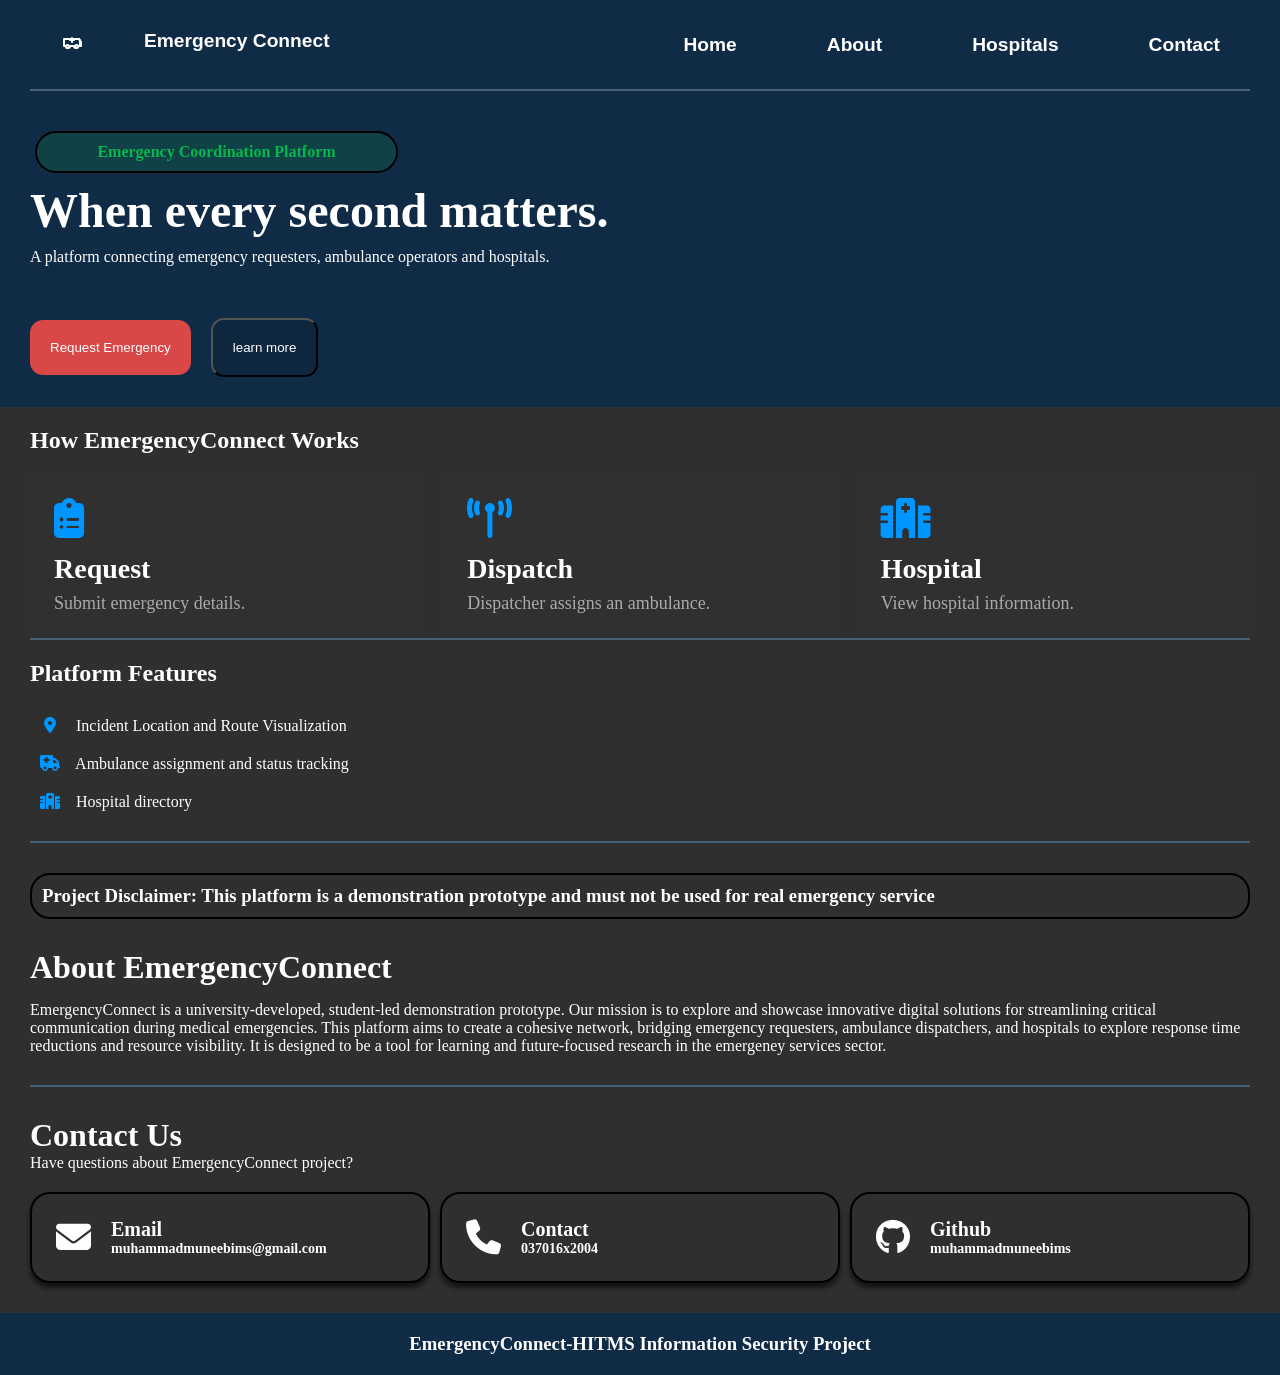
<file: index.html>
<!DOCTYPE html>
<html lang="en">
<head>
    <meta charset="UTF-8">
    <meta name="viewport" content="width=device-width, initial-scale=1.0">
    <title>EmergencyConnect</title>
    <link rel="stylesheet" href="style.css">
    <link rel="stylesheet" href="https://cdnjs.cloudflare.com/ajax/libs/font-awesome/6.4.0/css/all.min.css">
</head>
<body>
    <header id="Home">
       <div class="container">
        <div class="brand">
            <div class="items logo"> <svg class="ambulance-icon" xmlns="http://www.w3.org/2000/svg" viewBox="0 0 24 24" width="24" height="24" fill="none" stroke="currentColor" stroke-width="2" stroke-linecap="round" stroke-linejoin="round">
                        <path d="M10 10h4M12 8v4"></path>
                        <path d="M4 16h2a2 2 0 1 0 4 0h4a2 2 0 1 0 4 0h2v-5a2 2 0 0 0-2-2H4z"></path>
                        <circle cx="7.5" cy="16.5" r="1.5"></circle>
                        <circle cx="16.5" cy="16.5" r="1.5"></circle>
                        <path d="M16 9h3l2 3v4h-1"></path>
                    </svg></div>
            <div class="items title">Emergency Connect</div>
        </div>
        <div class="items nav-links">
            <a href="#Home">Home</a>
            <a href="#About">About</a>
            <a href="hospital.html">Hospitals</a>
            <a href="#Contact">Contact</a>
        </div>
       </div>
       <!-- nav bar ends -->
        <div class="line"></div>
        <div class="badge">
            <h4>Emergency Coordination Platform</h4>
        </div>
        <div class="line1">
            <h1>When every second matters.</h1>
        </div>
        <p>
            A platform connecting emergency requesters, ambulance operators and hospitals.
        </p>
        <div class="Actions">
            <a href="request.html" class="bat">
                <button class="Request" >Request Emergency</button>
            </a>
            <a href="#About" class="bat">
                <button class="learn">learn more</button></a>
        </div>
    </header>
    <main>
        <div><h2>How EmergencyConnect Works</h2></div>
        
        <div class="cards">
            <a href="request.html" class="card" id="RequestForm">
                <div>
                    <i class="fa-solid fa-clipboard-list feature-icon"></i>
                </div>
                <h3>Request</h3>
                <p>Submit emergency details.</p>
            </a>
            <div class="card">
                <div >
                    <i class="fa-solid fa-tower-broadcast feature-icon"></i>
                </div>
                <h3>Dispatch</h3>
                <p>Dispatcher assigns an ambulance.</p>
            </div>
            <a href="hospital.html" class="card">
                <div>
                    <i class="fa-solid fa-hospital feature-icon"></i>
                </div>
                <h3>Hospital</h3>
                <p>View hospital information.</p>
            </a>
        </div>
        <div class="line"></div>
        <h2>Platform Features</h2>
        <div class="features">
            <div class="feature">
                <i class="fa-solid fa-location-dot"></i>
                Incident Location and Route Visualization</div>
            <div class="feature">
                <i class="fa-solid fa-truck-medical"></i>
                Ambulance assignment and status tracking</div>
            <div class="feature">
                <i class="fa-solid fa-hospital"></i>
                Hospital directory
            </div>
        </div>
        <div class="line"></div>
        <div class="disclaimer">
            <h3>
            Project Disclaimer: This platform is a 
            demonstration prototype and must not be used 
            for real emergency service</h3>
        </div>
        <!-- <div class="line"></div> -->
        <!-- about -->
        <div id="About">
            <h1>About EmergencyConnect</h1>
            <p>EmergencyConnect is a university-developed, student-led demonstration prototype. Our mission is to explore and showcase innovative digital solutions for streamlining critical
communication during medical emergencies. This platform aims to create a cohesive network, bridging emergency requesters, ambulance dispatchers, and hospitals to explore
response time reductions and resource visibility. It is designed to be a tool for learning and future-focused research in the emergeney services sector.</p>
        </div>
        <div class="line"></div>
        <div id="Contact">
            <h1>Contact Us</h1>
            <p>Have questions about EmergencyConnect project?</p>
            <div class="sources">
                <a href="https://www.linkedin.com/in/muneebims" class="source">
                    <div class="1"><i class="fa-solid fa-envelope"></i></div>
                    <div><h4>Email</h4><h6>muhammadmuneebims@gmail.com</h6></div>
                   
                </a>
                <div class="source">
                    <div class="1"><i class="fa-solid fa-phone"></i></div>
                    <div><h4>Contact</h4><h6>037016x2004</h6></div>
                </div>
                <a href="https://github.com/muneebims/EmergencyConnect" class="source">
                    <div class="1"><i class="fa-brands fa-github"></i></div>
                    <div><h4>Github</h4><h6>muhammadmuneebims</h6></div>
                </a>
            </div>
        </div>
    </main>
    <div class="end">
        <h3>EmergencyConnect-HITMS Information Security Project</h3>
    </div>
</body>
</html>
</file>
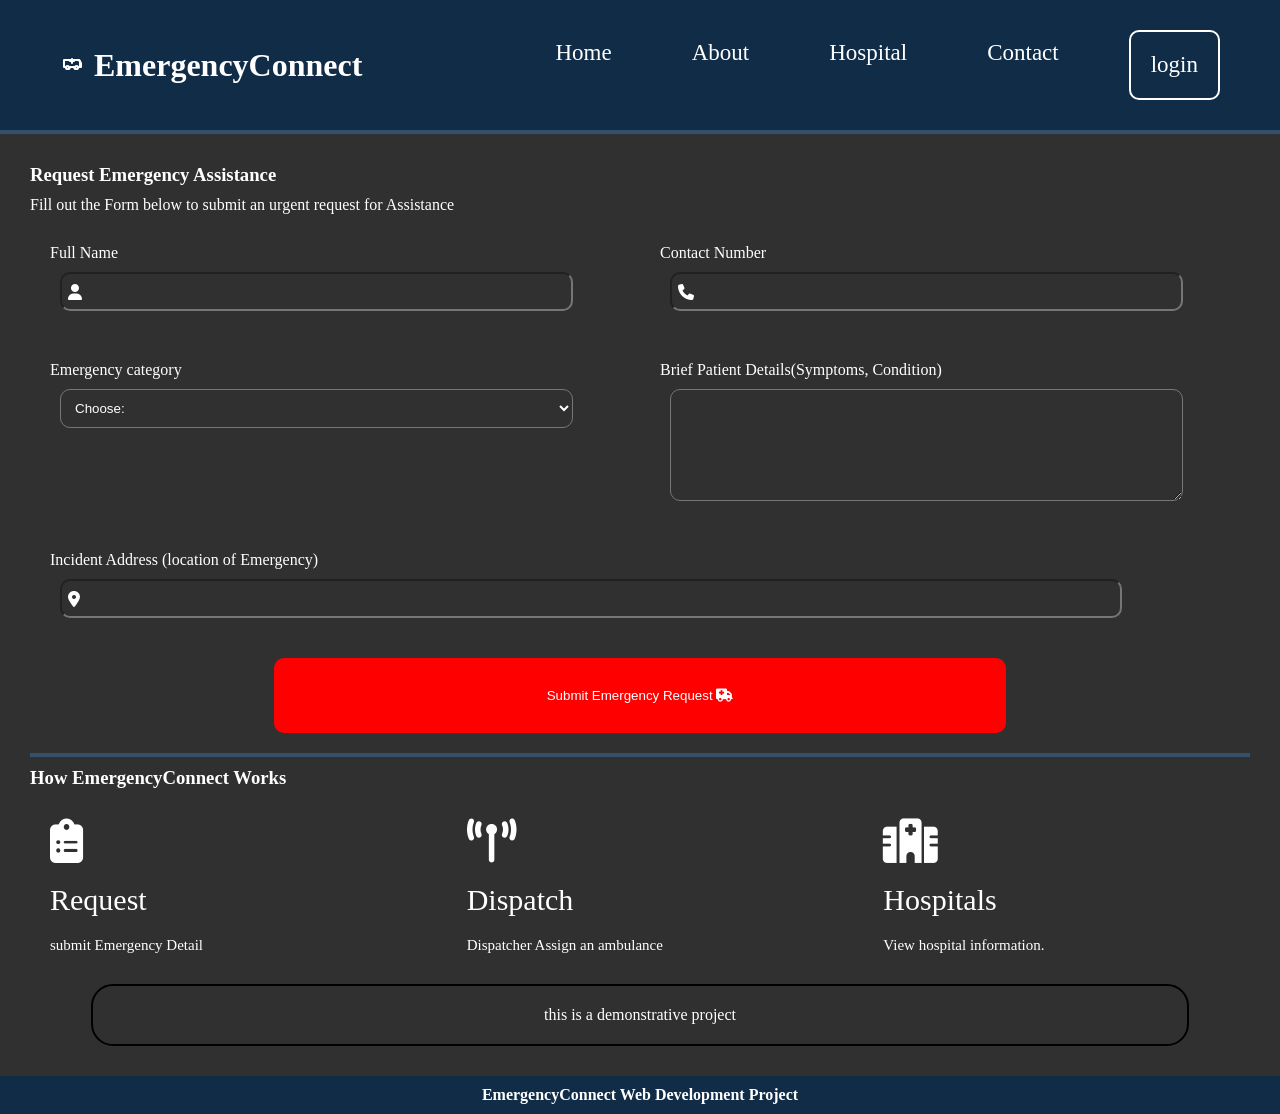
<file: request.html>
<!DOCTYPE html>
<html lang="en">
<head>
    <meta charset="UTF-8">
    <meta name="viewport" content="width=device-width, initial-scale=1.0">
    <title>Request Form</title>
    <link rel="stylesheet" href="request.css">
     <link rel="stylesheet" href="https://cdnjs.cloudflare.com/ajax/libs/font-awesome/6.4.0/css/all.min.css">
</head>
<body>
    <header>
        <div class="item brand">
            <div class="logo">
                <svg class="ambulance-icon" xmlns="http://www.w3.org/2000/svg" viewBox="0 0 24 24" width="24" height="24" fill="none" stroke="currentColor" stroke-width="2" stroke-linecap="round" stroke-linejoin="round">
                        <path d="M10 10h4M12 8v4"></path>
                        <path d="M4 16h2a2 2 0 1 0 4 0h4a2 2 0 1 0 4 0h2v-5a2 2 0 0 0-2-2H4z"></path>
                        <circle cx="7.5" cy="16.5" r="1.5"></circle>
                        <circle cx="16.5" cy="16.5" r="1.5"></circle>
                        <path d="M16 9h3l2 3v4h-1"></path>
                    </svg>
            </div>
            <div class="title"><h1>EmergencyConnect</h1></div>
        </div>
        <div class="item nav">
            <nav>
                <a href="index.html">Home</a>
                <a href="index.html#About">About</a>
                <a href="hospital.html">Hospital</a>
                <a href="index.html#Contact">Contact</a>
                <a href="#login" id="login">login</a>
            </nav>
        </div>
    </header>
    <div class="line"></div>
    <main>
        <h3>Request Emergency Assistance</h3>
        <p>Fill out the Form below to submit an urgent request for 
            Assistance
        </p>
        <form action="/submit" method="post">
            <div class="box name">
                <label for="name">Full Name</label>
                <div class="input-container">
                <i class="fa-solid fa-user"></i>
                <input type="text" id="name" name="Name" required></div>
            </div>
            <div class="box number">
                <label for="number">Contact Number</label>
                <div class="input-container">
                    <i class="fa-solid fa-phone"></i>
                    <input name="number" type="tel" id="number" required>
                </div>
            </div>
            <div class="box category">
                <label for="category">Emergency category</label>
                <select name="category" id="category" required>
                    <option value="none" >Choose:</option>
                    <option value="Road accident">Road Accident</option>
                    <option value="heart attack">heart attack</option>
                    <option value="Medical Emergency">Medical Emergency</option>
                </select>
            </div>
            <div class="box detail">
                <label for="detail">Brief Patient Details(Symptoms, Condition)</label>
                <textarea rows="6" name="detail" id="detail"></textarea>
            </div>
            <div class="box address">
                <label for="address">Incident Address (location of Emergency)</label>
                <div class="input-container">
                <i class="fa-solid fa-location-dot"></i>
                <input type="text" id="address" name="location" required>
                </div>
            </div>
            <div class="submit">
                <button type="submit">
                    Submit Emergency Request
                    <i class="fa-solid fa-truck-medical"></i>
                </button>
            </div>
        </form>
        <div class="line"></div>
        <h3>How EmergencyConnect Works</h3>
        <div class="cards">
            <div class="card">
                <div class="item"><i class="fa-solid fa-clipboard-list feature-icon"></i></div>
                <div class="item title">Request</div>
                <div class="item para">submit Emergency Detail</div>
            </div>
            <div class="card">
                <div class="item"><i class="fa-solid fa-tower-broadcast feature-icon"></i></div>
                <div class="item title">Dispatch</div>
                <div class="item para">Dispatcher Assign an ambulance</div>
            </div>
            <div class="card">
                <div class="item"> <i class="fa-solid fa-hospital feature-icon"></i></div>
                <div class="item title">Hospitals</div>
                <div class="item para">View hospital information.</div>
            </div>
        </div>
        <div class="disclaimer">
            <div class="m">this is a demonstrative project</div>
        </div>
    </main>
    <footer>
        <h4>EmergencyConnect Web Development Project</h4>
    </footer>
</body>
</html>
</file>
<file: style.css>
*{
    color: white;
    margin: 0;
    padding: 0;
}
body{
    display: flex;
    flex-direction: column;
    /* height: 150vh; */
    /* justify-content: center; */
    /* box-sizing: border-box; */
    background-color: #f0f0f0;
} 
header{
    /* height: 80vh; */
    /* height: 50vh; */
    background: #102B46;
    width: 100%;
    /* display: flex; */
}
.container{
    display: flex;
    justify-content: space-between;
    align-items: center;
    /* height: 15vh; */
    padding-left: 30px;
    padding-right: 30px;
    flex-wrap: wrap;
}
.items{
    
    padding: 30px;
    /* font-size: large; */
    /* font-weight: 80-; */
    font-family: 'Segoe UI', Tahoma, Geneva, Verdana, sans-serif;
}
.brand{
    display: flex;
    /* width: 70%; */
    justify-content: flex-start;
    font-size: larger;
    font-weight: bolder;
}
.nav-links{
    display: flex;
    gap: 90px;
    font-size: larger;
    font-weight: bolder;
    /* width: 30%; */
}
a{
    text-decoration: none;
}
.line{
    height: 2px;
    background: #456078;
    margin-left: 30px;
    margin-right: 30px;
}
.badge{
    margin-top: 30px;
    margin-left: 25px;
    margin-right: 25px;
    padding: 10px;
    display: grid;
    grid-template-columns: 30% 70%;
    /* border: 1px solid black; */
}
.badge h4{
    grid-column: 1/2;
    border: 2px solid black;
    text-align: center;
    padding: 10px;
    border-radius: 25px;
    background-color: #0F4147;
    color: #04B84C;
    font-weight: bolder;
}
.line1{
    margin-left: 30px;
    font-size: x-large;
    margin-bottom: 10px;
}
header p{
    margin-left: 30px;
    margin-right: 30px;
    margin-bottom: 4vh;

}
.Actions{
    display: flex;
    margin-left: 30px;
    gap: 20px;
    height: 10vh;
    align-items: center;
    margin-bottom: 15px;
}
.Actions button{
    padding: 20px;
    border-radius: 13px;
    cursor: pointer;
}
.Request{
    border: none;
    background-color: #D94747;
}
.learn{
    background-color: rgba(0, 0, 0, 0.1);
}
.Request:hover{
    background-color: #04B84C;
    transform: scale(1.1);
}
.learn:hover{
    transform: scale(1.1);
    transition: all 0.3s;
}
main{
    background: #303030;
    /* height: 100vh; */
    width: 100%;
    /* display: flex; */
    
}
main h2{
    margin-left: 30px;
    margin-right: 30px;
    margin-top: 20px;
    margin-bottom: 20px;
}
.cards{
    display: flex;
    gap: 20px;
    margin-left: 30px;
    margin-right: 30px;
    justify-content: center;
}
.card{
    flex: 1;
    width: 30vw;
    /* height: 30vh; */
    background-color: #303030;
    /* border: 1px solid black; */
    padding: 24px; 
    

}
.feature-icon {
    font-size: 40px; 
    color: #0096FF; 
    margin-bottom: 15px;
    display: block;
}
.card h3{
    color: white;
    font-size: 28px;
    margin-bottom: 8px;
}
.card p{
    margin: 0;
    color: #aaaaaa;
    font-size: 18px;
}
.card:hover{
    background-color: #484848;
    transform: translateY(-4px);
}
.features{
    display: block;
    margin-left: 30px;
    margin-bottom: 20px;
}
.feature{
    padding: 10px;
}
.disclaimer{
    display: flex;
    margin: 30px;
    /* margin-top: 40px; */
    border: 2px solid black;
    border-radius: 20px;
    padding-left: 20px;
    padding: 10px;
}
.feature i {
    color: #0096FF;
    margin-right: 12px;
    width: 20px;
    text-align: center;
}
@media (max-width: 981px){
    .container{
        flex-direction: column;
        align-items: flex-start;
    }
    .nav-links{
        gap: 30px;
        flex-wrap: wrap;
    }
    .items{
        padding: 10px 0;
    }
    .cards{
        flex-wrap: wrap;
    }
}
#About{
    display: flex;
    margin: 30px;
    flex-direction: column;
    /* justify-content: center;  */
    /* align-items: center; */

}
#About h1{
    margin-bottom: 15px;
}
#Contact{
    display: flex;
    margin: 30px;
    flex-direction: column;
}
.sources{
    display: flex;
    gap: 10px;
    align-items: center;
    justify-content: center;
    margin-top: 20px;
    /* width: 100%; */
    flex-wrap: wrap;
    cursor: pointer;
}
.source{
    border: 2px solid black;
    padding: 24px;
    display: flex;
    flex-direction: row;
    align-items: center;
    gap: 20px;
    flex: 1;
    border-radius: 20px;
    box-shadow: 0px 5px 5px rgba(0, 0, 0, 0.6);
    
    
}
.source i{
    font-size: 35px;
}
.source h4{
    font-size: 20px;
}
.source h6{
    font-size: 14px;
}
.source:hover{
    background: #000;
    transform: scale(1.04);
    
}
.end{
    background: #102B46;
    text-align: center;
    padding: 20px;
}
main{
    background: #2F2F2F;
    
}
</file>
<file: request.css>
*{
    padding: 0;
    margin: 0;
    color: white;
    box-sizing: border-box;
}
header{
    display: flex;
    background: #102C47;
    align-items: center;
    justify-content: space-between; 
    padding-left: 30px;
    padding-right: 30px;
    flex-wrap: wrap;
}
.item{
    /* border: 2px solid rgb(0, 0, 0); */
    padding: 30px;
}
.brand{
    display: flex;
    align-items: center;
    gap: 10px;
}

nav{
    /* border: 2px solid black; */
    display: flex;
    gap: 60px;
    flex-wrap: wrap;
}
nav a{
    padding: 10px;
    text-decoration: none;
    font-size: 23px;
    
}
#login{
    border: 2px solid white;
    border-radius: 10px;
    padding: 20px;
    cursor: pointer;
}
#login:hover{
    background-color: #34506B;
    transform: scale(1.1);
}
.line{
    height: 4px;
    background: #34506B;
}
@media (max-width: 400px){
    .brand{
        display: flex;
        flex-wrap: wrap;
    }
}
main{
    background: #303030;
    padding: 30px;
    display: flex;
    flex-direction: column;
    gap: 10px;

}
form{
    display: grid;
    grid-template-columns: 1fr 1fr;
    /* grid-template-rows: 80px 80px 80px 80px 80px; */
    /* border: 2px solid black; */
}
form .box{
    /* border: 2px solid black; */
    display: flex;
    flex-direction: column;
    padding: 20px;
}
.name{
    grid-column: 1/2;
    grid-row: 1/2;
}
.number{
    grid-column: 2/3;
    grid-row: 1/2;
}
.category{
    grid-row: 2/4;
    grid-column: 1/2;
}
.detail{
    grid-row: 2/4;
    grid-column: 2/3;
}
.address{
    grid-column: 1/3;
    grid-row: 4/5;
}
select{
    color: white;
    background: #303030;
    border-radius: 10px;
    padding: 10px;
    margin: 10px;
    width: 90%;
}
select option{
    border-radius: 10px;
    color: white;
    /* width: 50%; */

}
input{
    color: white;
    border-radius: 10px;
    padding: 10px;
    margin: 10px;
    background: #303030;
    width: 90%;
    box-sizing: border-box;

}
textarea{
    background: #303030;
    color: white;
    border-radius: 10px;
    padding: 10px;
    margin: 10px;
    width: 90%;
}
.input-container{
    position: relative;
}
.input-container i{
    position: absolute;
    top: 50%;
    transform: translateY(-50%);
    padding: 18px;
}
.name input{
    padding-left: 30px;
}
.number input{
    padding-left: 30px;
}
.address input{
    padding-left: 30px;
}
.submit{
    grid-column: 1/3;
    display: flex;
    justify-content: center;
    align-items: center;
    
}
.submit button{
    background: red;
    text-align: center;
    padding: 30px;
    padding-left: 70px;
    padding-right: 70px;
    width: 60%;
    margin: 10px;
    border-radius: 10px;
    cursor: pointer;
    border: none;
}
.submit button:hover{
    transform: scale(1.08);
    background: #000;
    
}

.cards{
    display: flex;
    justify-content: space-between;
    align-items: center;
    gap: 30px;
    flex-wrap: wrap;

}
.cards .item{
    padding: 10px;
}
.card{
    flex: 1;
    padding: 10px;
    /* border: 2px solid black; */
    display: flex;
    flex-direction: column;
}
.card i{
    font-size: 44px;
}
.card .title{
    font-size: 30px;
}
.card .para{
    font-size: 15px;
}
.card:hover{
    transform: scale(1.1);
    background: #000;
}
.disclaimer{
    display: flex;
    justify-content: center;
    align-items: center;
    
}
.disclaimer .m{
    border: 2px solid black;
    padding: 20px;
    border-radius: 22px;
    width: 90%;
    text-align: center;
}
.m:hover{
    transform:  scale(1.02);
    background: #535252;
}
footer{
    background: #102C47;
    display: flex;
    justify-content: center;
    align-items: center;


}
footer h4{
    padding: 10px;
}
</file>
